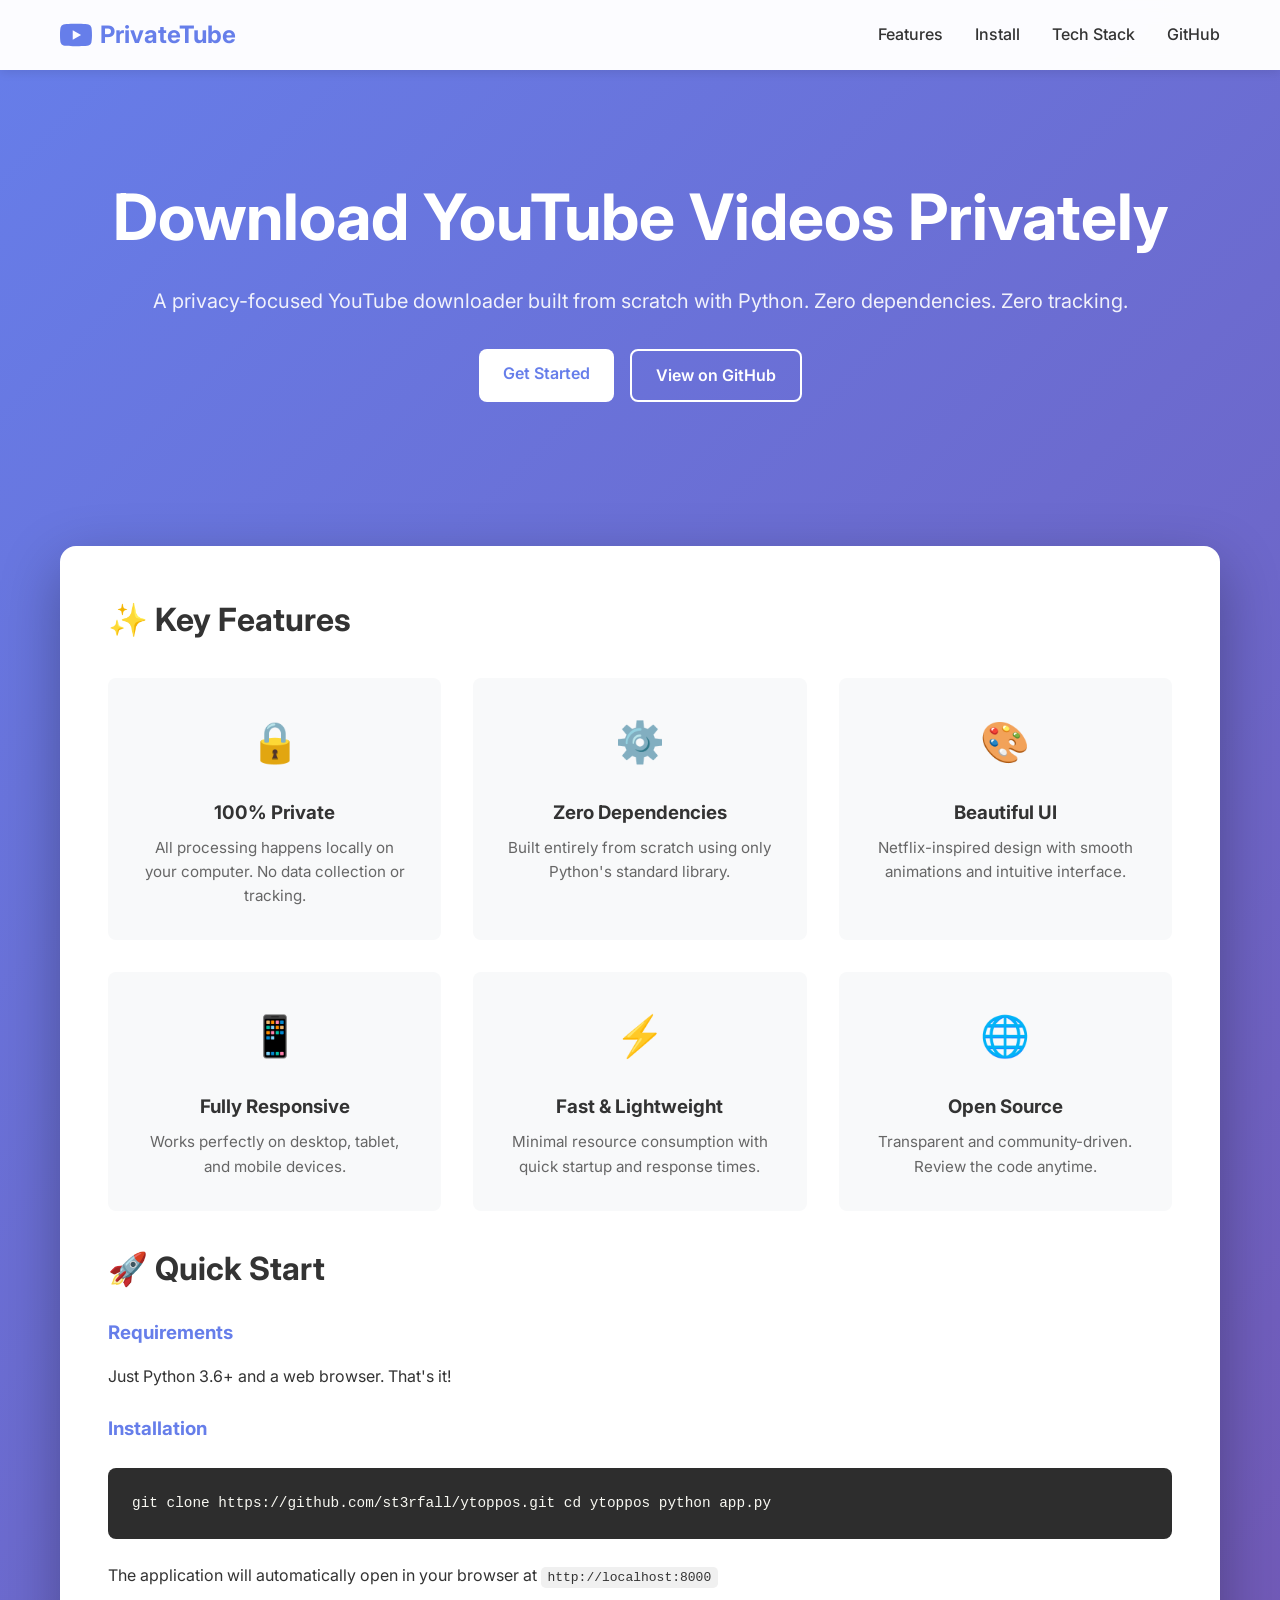
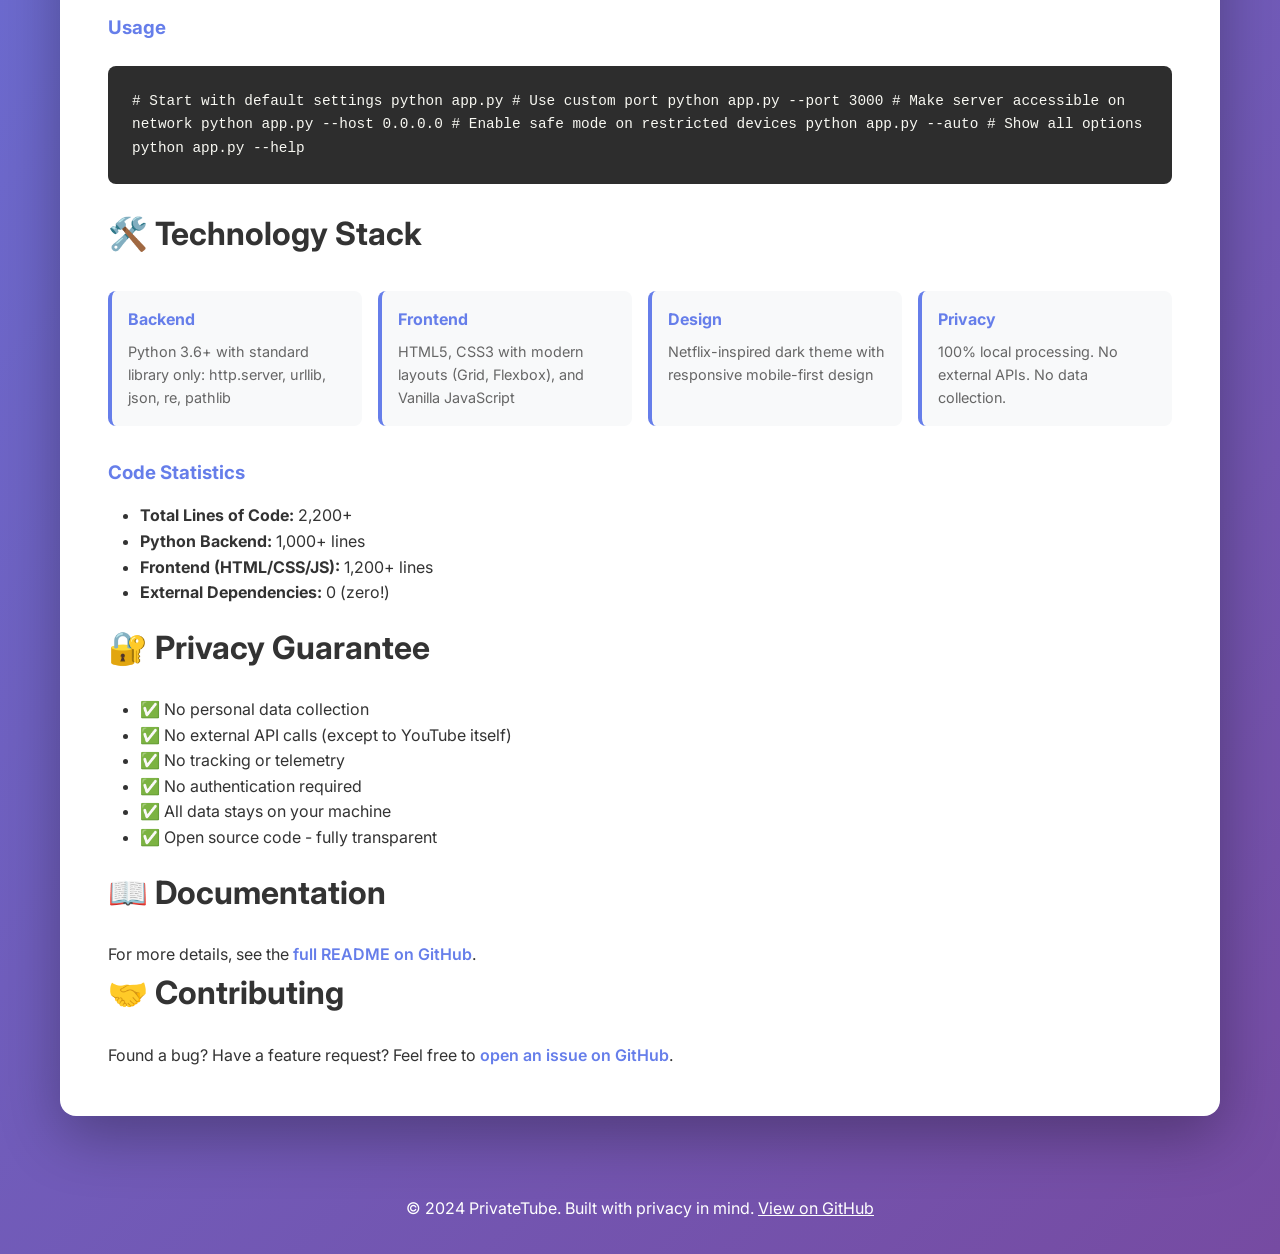
<file: docs/index.html>
<!DOCTYPE html>
<html lang="en">
<head>
    <meta charset="UTF-8">
    <meta name="viewport" content="width=device-width, initial-scale=1.0">
    <title>PrivateTube - Privacy-Focused YouTube Downloader</title>
    <link href="https://fonts.googleapis.com/css2?family=Inter:wght@400;500;600;700&display=swap" rel="stylesheet">
    <style>
        * {
            margin: 0;
            padding: 0;
            box-sizing: border-box;
        }

        body {
            font-family: 'Inter', -apple-system, BlinkMacSystemFont, 'Segoe UI', sans-serif;
            line-height: 1.6;
            color: #333;
            background: linear-gradient(135deg, #667eea 0%, #764ba2 100%);
            min-height: 100vh;
        }

        .container {
            max-width: 1200px;
            margin: 0 auto;
            padding: 0 20px;
        }

        header {
            background: rgba(255, 255, 255, 0.98);
            backdrop-filter: blur(10px);
            padding: 1rem 0;
            position: sticky;
            top: 0;
            z-index: 1000;
            box-shadow: 0 2px 10px rgba(0, 0, 0, 0.1);
        }

        nav {
            display: flex;
            justify-content: space-between;
            align-items: center;
        }

        .logo {
            font-size: 1.5rem;
            font-weight: 700;
            color: #667eea;
            display: flex;
            align-items: center;
            gap: 0.5rem;
        }

        .logo svg {
            width: 32px;
            height: 32px;
        }

        .nav-links {
            display: flex;
            gap: 2rem;
            list-style: none;
        }

        .nav-links a {
            text-decoration: none;
            color: #333;
            font-weight: 500;
            transition: color 0.3s;
        }

        .nav-links a:hover {
            color: #667eea;
        }

        .hero {
            text-align: center;
            color: white;
            padding: 6rem 0;
        }

        .hero h1 {
            font-size: 4rem;
            margin-bottom: 1rem;
            font-weight: 700;
        }

        .hero p {
            font-size: 1.25rem;
            margin-bottom: 2rem;
            opacity: 0.9;
        }

        .cta-buttons {
            display: flex;
            gap: 1rem;
            justify-content: center;
            margin-top: 2rem;
        }

        .btn {
            padding: 0.75rem 1.5rem;
            border: none;
            border-radius: 0.5rem;
            font-size: 1rem;
            font-weight: 600;
            cursor: pointer;
            transition: all 0.3s;
            text-decoration: none;
            display: inline-block;
        }

        .btn-primary {
            background: white;
            color: #667eea;
        }

        .btn-primary:hover {
            transform: translateY(-2px);
            box-shadow: 0 10px 30px rgba(0, 0, 0, 0.2);
        }

        .btn-secondary {
            background: transparent;
            color: white;
            border: 2px solid white;
        }

        .btn-secondary:hover {
            background: white;
            color: #667eea;
        }

        .content {
            background: white;
            border-radius: 1rem;
            padding: 3rem;
            margin: 3rem 0;
            box-shadow: 0 20px 60px rgba(0, 0, 0, 0.3);
        }

        .features-grid {
            display: grid;
            grid-template-columns: repeat(auto-fit, minmax(250px, 1fr));
            gap: 2rem;
            margin: 2rem 0;
        }

        .feature-card {
            padding: 2rem;
            background: #f8f9fa;
            border-radius: 0.5rem;
            text-align: center;
            transition: all 0.3s;
        }

        .feature-card:hover {
            transform: translateY(-5px);
            box-shadow: 0 10px 30px rgba(102, 126, 234, 0.1);
        }

        .feature-card .icon {
            font-size: 2.5rem;
            margin-bottom: 1rem;
        }

        .feature-card h3 {
            margin-bottom: 0.5rem;
            color: #333;
        }

        .feature-card p {
            color: #666;
            font-size: 0.95rem;
        }

        .code-block {
            background: #2d2d2d;
            color: #f8f8f2;
            padding: 1.5rem;
            border-radius: 0.5rem;
            overflow-x: auto;
            margin: 1.5rem 0;
            font-family: 'Courier New', monospace;
            font-size: 0.9rem;
        }

        .tech-stack {
            display: grid;
            grid-template-columns: repeat(auto-fit, minmax(200px, 1fr));
            gap: 1rem;
            margin: 2rem 0;
        }

        .tech-item {
            padding: 1rem;
            background: #f8f9fa;
            border-radius: 0.5rem;
            border-left: 4px solid #667eea;
        }

        .tech-item h4 {
            color: #667eea;
            margin-bottom: 0.5rem;
        }

        .tech-item p {
            color: #666;
            font-size: 0.9rem;
        }

        footer {
            text-align: center;
            padding: 2rem 0;
            color: white;
            margin-top: 3rem;
        }

        h2 {
            color: #333;
            margin-bottom: 1.5rem;
            font-size: 2rem;
        }

        h3 {
            color: #667eea;
            margin-top: 1.5rem;
            margin-bottom: 1rem;
        }

        @media (max-width: 768px) {
            .nav-links {
                gap: 1rem;
            }

            .hero h1 {
                font-size: 2.5rem;
            }

            .hero p {
                font-size: 1rem;
            }

            .cta-buttons {
                flex-direction: column;
            }

            .content {
                padding: 1.5rem;
            }
        }
    </style>
</head>
<body>
    <header>
        <div class="container">
            <nav>
                <div class="logo">
                    <svg viewBox="0 0 24 24" fill="currentColor">
                        <path d="M23.498 6.186a3.016 3.016 0 0 0-2.122-2.136C19.505 3.545 12 3.545 12 3.545s-7.505 0-9.377.505A3.017 3.017 0 0 0 .502 6.186C0 8.07 0 12 0 12s0 3.93.502 5.814a3.016 3.016 0 0 0 2.122 2.136c1.871.505 9.376.505 9.376.505s7.505 0 9.377-.505a3.015 3.015 0 0 0 2.122-2.136C24 15.93 24 12 24 12s0-3.93-.502-5.814zM9.545 15.568V8.432L15.818 12l-6.273 3.568z"/>
                    </svg>
                    PrivateTube
                </div>
                <ul class="nav-links">
                    <li><a href="#features">Features</a></li>
                    <li><a href="#install">Install</a></li>
                    <li><a href="#tech">Tech Stack</a></li>
                    <li><a href="https://github.com/st3rfall/ytoppos" target="_blank">GitHub</a></li>
                </ul>
            </nav>
        </div>
    </header>

    <div class="hero">
        <div class="container">
            <h1>Download YouTube Videos Privately</h1>
            <p>A privacy-focused YouTube downloader built from scratch with Python. Zero dependencies. Zero tracking.</p>
            <div class="cta-buttons">
                <a href="#install" class="btn btn-primary">Get Started</a>
                <a href="https://github.com/st3rfall/ytoppos" class="btn btn-secondary">View on GitHub</a>
            </div>
        </div>
    </div>

    <div class="container">
        <div class="content">
            <h2 id="features">✨ Key Features</h2>
            <div class="features-grid">
                <div class="feature-card">
                    <div class="icon">🔒</div>
                    <h3>100% Private</h3>
                    <p>All processing happens locally on your computer. No data collection or tracking.</p>
                </div>
                <div class="feature-card">
                    <div class="icon">⚙️</div>
                    <h3>Zero Dependencies</h3>
                    <p>Built entirely from scratch using only Python's standard library.</p>
                </div>
                <div class="feature-card">
                    <div class="icon">🎨</div>
                    <h3>Beautiful UI</h3>
                    <p>Netflix-inspired design with smooth animations and intuitive interface.</p>
                </div>
                <div class="feature-card">
                    <div class="icon">📱</div>
                    <h3>Fully Responsive</h3>
                    <p>Works perfectly on desktop, tablet, and mobile devices.</p>
                </div>
                <div class="feature-card">
                    <div class="icon">⚡</div>
                    <h3>Fast & Lightweight</h3>
                    <p>Minimal resource consumption with quick startup and response times.</p>
                </div>
                <div class="feature-card">
                    <div class="icon">🌐</div>
                    <h3>Open Source</h3>
                    <p>Transparent and community-driven. Review the code anytime.</p>
                </div>
            </div>

            <h2 id="install">🚀 Quick Start</h2>
            <h3>Requirements</h3>
            <p>Just Python 3.6+ and a web browser. That's it!</p>

            <h3>Installation</h3>
            <div class="code-block">git clone https://github.com/st3rfall/ytoppos.git
cd ytoppos
python app.py</div>

            <p>The application will automatically open in your browser at <code style="background: #f0f0f0; padding: 0.2rem 0.4rem; border-radius: 0.3rem;">http://localhost:8000</code></p>

            <h3>Usage</h3>
            <div class="code-block"># Start with default settings
python app.py

# Use custom port
python app.py --port 3000

# Make server accessible on network
python app.py --host 0.0.0.0

# Enable safe mode on restricted devices
python app.py --auto

# Show all options
python app.py --help</div>

            <h2 id="tech">🛠️ Technology Stack</h2>
            <div class="tech-stack">
                <div class="tech-item">
                    <h4>Backend</h4>
                    <p>Python 3.6+ with standard library only: http.server, urllib, json, re, pathlib</p>
                </div>
                <div class="tech-item">
                    <h4>Frontend</h4>
                    <p>HTML5, CSS3 with modern layouts (Grid, Flexbox), and Vanilla JavaScript</p>
                </div>
                <div class="tech-item">
                    <h4>Design</h4>
                    <p>Netflix-inspired dark theme with responsive mobile-first design</p>
                </div>
                <div class="tech-item">
                    <h4>Privacy</h4>
                    <p>100% local processing. No external APIs. No data collection.</p>
                </div>
            </div>

            <h3>Code Statistics</h3>
            <ul style="margin-left: 2rem; margin-bottom: 1rem;">
                <li><strong>Total Lines of Code:</strong> 2,200+</li>
                <li><strong>Python Backend:</strong> 1,000+ lines</li>
                <li><strong>Frontend (HTML/CSS/JS):</strong> 1,200+ lines</li>
                <li><strong>External Dependencies:</strong> 0 (zero!)</li>
            </ul>

            <h2>🔐 Privacy Guarantee</h2>
            <ul style="margin-left: 2rem; margin-bottom: 1rem;">
                <li>✅ No personal data collection</li>
                <li>✅ No external API calls (except to YouTube itself)</li>
                <li>✅ No tracking or telemetry</li>
                <li>✅ No authentication required</li>
                <li>✅ All data stays on your machine</li>
                <li>✅ Open source code - fully transparent</li>
            </ul>

            <h2>📖 Documentation</h2>
            <p>For more details, see the <a href="https://github.com/st3rfall/ytoppos#readme" style="color: #667eea; text-decoration: none; font-weight: 600;">full README on GitHub</a>.</p>

            <h2>🤝 Contributing</h2>
            <p>Found a bug? Have a feature request? Feel free to <a href="https://github.com/st3rfall/ytoppos/issues" style="color: #667eea; text-decoration: none; font-weight: 600;">open an issue on GitHub</a>.</p>
        </div>

        <footer>
            <p>&copy; 2024 PrivateTube. Built with privacy in mind. <a href="https://github.com/st3rfall/ytoppos" style="color: white; text-decoration: underline;">View on GitHub</a></p>
        </footer>
    </div>
</body>
</html>
</file>
